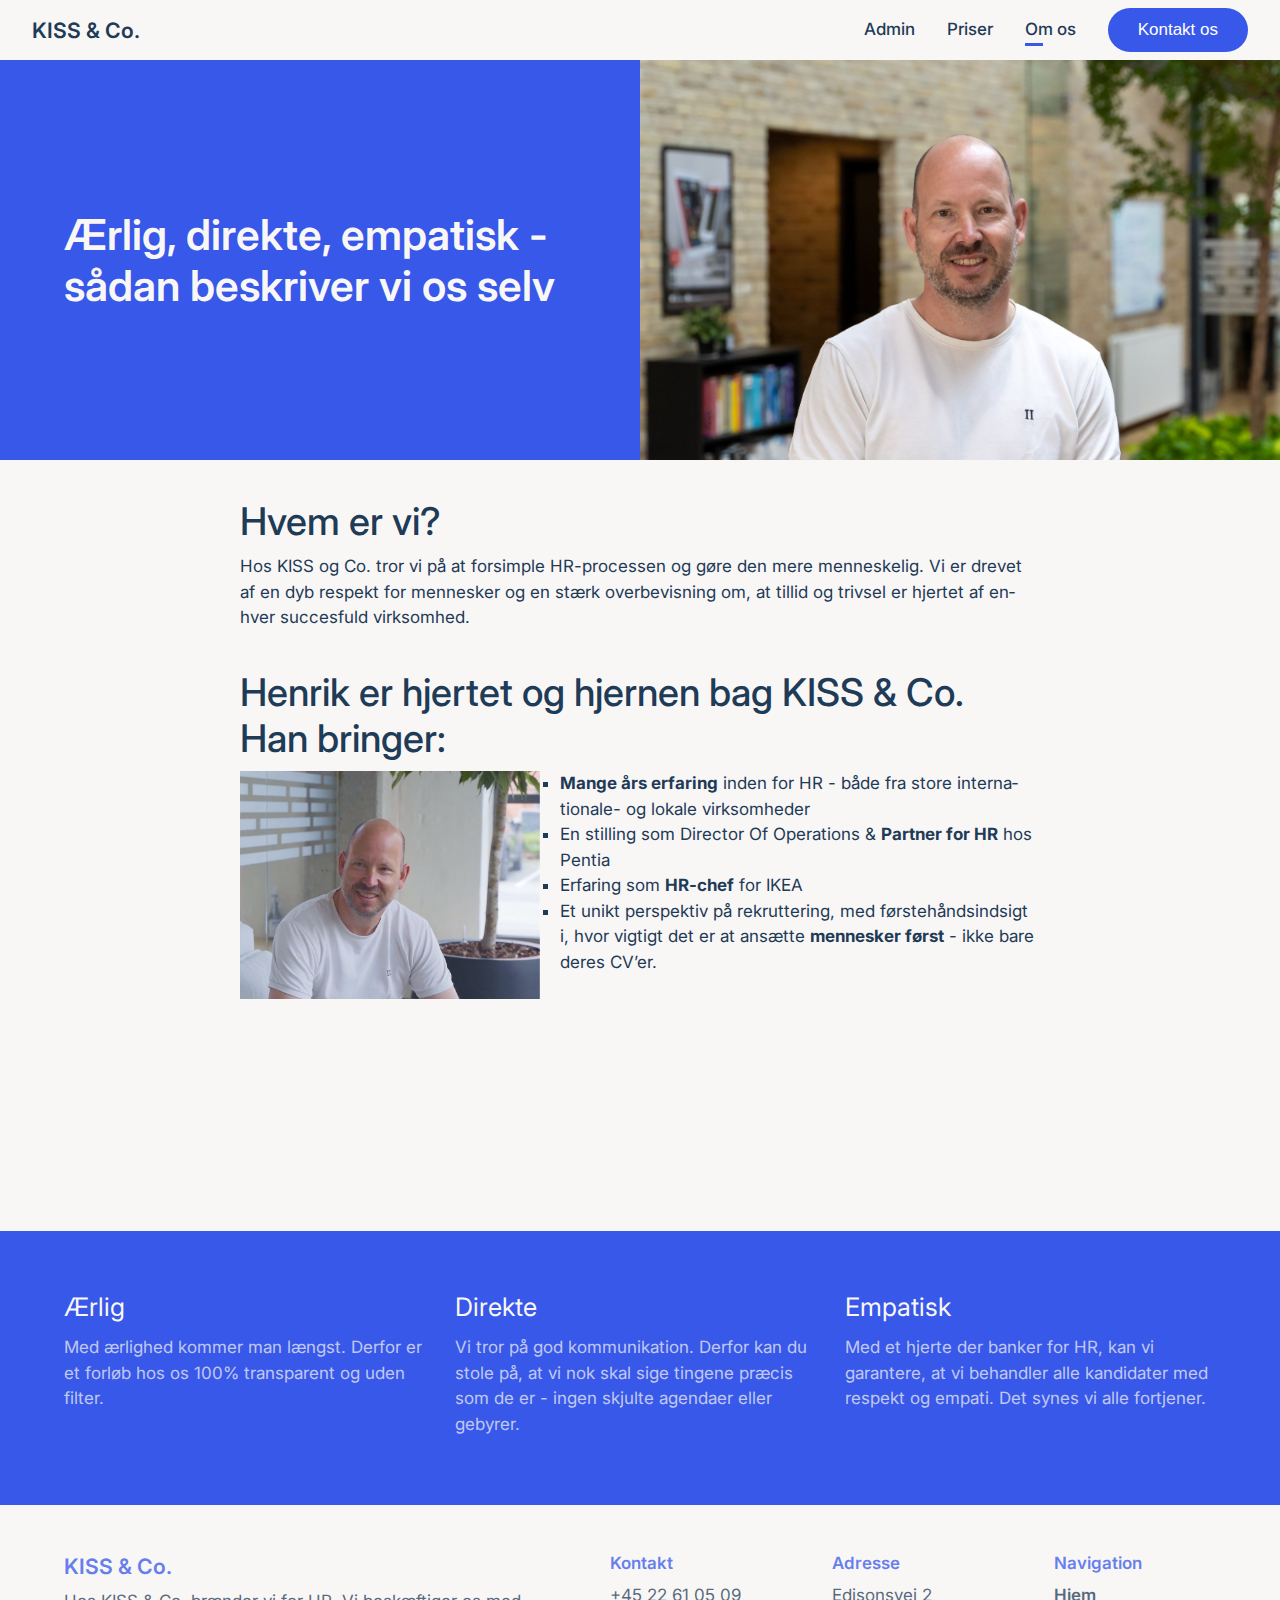
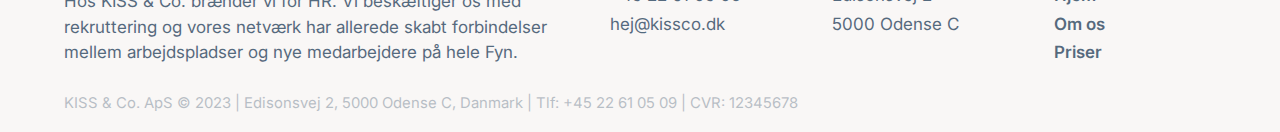
<file: om-os.html>
<!DOCTYPE html>
<html lang="en">

<head>
    <meta charset="UTF-8">
    <meta http-equiv="X-UA-Compatible" content="IE=edge">
    <meta name="viewport" content="width=device-width, initial-scale=1.0">
    <title>KISS & Co. - Lær os at kende</title>
    <meta name="description" content="Lær mere om KISS & Co., eksperter i effektiv rekruttering. Vi arbejder med en fair pr. time-model, så du kun betaler for den tid vi bruger på at finde dit perfekte match.">


    <!-- !!!OBS MANGLER DESCRIPTION! -->
    <meta name="description" content="">
    <link rel="icon" type="image/x-icon" href="/img/fav.png">

    <!-- CSS -->
    <link rel="stylesheet" href="css/style.css">
    <link rel="stylesheet" href="css/calendly.css">
    <link rel="stylesheet" href="css/transition.css">

    <!-- JavaScript -->
    <script src="./js/price.js" defer></script>
    <script src="js/nav.js" defer></script>
    <script src="js/hero-cta.js" defer></script>
    <script src="js/bottom-contact.js" defer></script>
    <script src="js/transition.js" defer></script>
    <script src="js/contactform.js" defer></script>
</head>

<body>
    <!-- Transition overlay -->
    <div class="transition-element is-transitioning"></div>

    <!-- Kontakt form pop up -->
    <section>
        <div class="popup-container">
            <div class="popup-box">
                    <div class="close-btn">&times;</div>
                    <div class="popup-text">
                        <h3>Har du spørgsmål, eller vil du bare sige hej?</h3>
                        <p class="faded">Uanset hvad ser vi frem til at høre fra dig!</p>
                        <ul>
                            <li>
                                <img src="/img/icons/mail.svg" alt="E-mail" class="icon">
                                <a href="mailto:hej@kissco.dk" class="contact-mail">hej@kissco.dk</a>
                            </li> 
                            <li>
                                <img src="/img/icons/phone.svg" alt="Telefonnummer" class="icon">
                                <span>22 61 05 09</span>
                            </li>
                            <li>
                                <img src="/img/icons/pin.svg" alt="Adresse" class="icon">
                                <a href="https://www.google.com/maps/place/Edisonsvej+2,+5000+Odense/@55.40532,10.3861615,17z/data=!3m1!4b1!4m6!3m5!1s0x464cdffe2871dd35:0xc9e86be16bf7b023!8m2!3d55.40532!4d10.3887364!16s%2Fg%2F11bw3wzmfl?entry=ttu" class="contact-mail">
                                    Edisonvej 2, 5000 Odense C
                                </a>
                            </li> 
                        </ul>
                    </div>
                    <div class="popup-form">
                        <form action="https://formsubmit.co/henner.mattis@gmail.com" method="POST">
                            <div class="form-group">
                                <input type="text" placeholder="Fulde Navn" class="form-control" name="name" required>
                            </div>
                            <div class="form-group">
                                <input type="email" placeholder="Email" class="form-control" name="email" required>
                            </div>
                            <div class="form-group">
                                <textarea name="message" placeholder="Skriv din besked her..." class="form-control" name="message" required></textarea>
                            </div>
                            <button type="submit" class="submit-btn">Send</button>
                        </form>
                    </div>
                </div>
        </div>
    </section>

    <nav></nav>
    <main>
        <!-- Tittel og billede i toppen -->
        <section class="titlebox">
            <div class="container-wide blue omos"> <h2>Ærlig, direkte, empatisk - sådan beskriver vi os selv</h2> </div>
            <img class="overskriftbillede" src="img/henrik2.jpg" alt="Portræt af Henrik">
        </section>

        <!-- Tekst afsnit -->
        <section>
            <div class="container">
                <div class="blog">
                    <div class="intersection">
                        <h3>Hvem er vi?</h3>
                        <p>Hos KISS og Co. tror vi på at forsimple HR-processen og gøre den mere menneskelig. Vi er drevet af en dyb respekt for mennesker og en stærk overbevisning om, at tillid og trivsel er hjertet af enhver succesfuld virksomhed.
                        </p>
                    </div>
                    <div class="intersection">
                        <h3>Henrik er hjertet og hjernen bag 
                            KISS & Co. Han bringer:</h3>
                        <img src="img/henrik1.jpg" alt="Billede af Henrik" class="float-left" style="max-width: 300px;">
                        <div>
                            <ul>
                                <li class="mb-0"><strong>Mange års erfaring</strong> inden for HR - både fra store internationale- og lokale virksomheder</li>
                                <li class="mb-0">En stilling som Director Of Operations & <strong>Partner for HR</strong> hos Pentia</li>
                                <li class="mb-0">Erfaring som <strong>HR-chef</strong> for IKEA</li>
                                <li class="mb-0">Et unikt perspektiv på rekruttering, med førstehåndsindsigt i, hvor vigtigt det er at ansætte <strong>mennesker først</strong> - ikke bare deres CV’er.</li>
                            </ul>
                        </div>
                    </div>
                    <div class="intersection">
                        <h3>Det handler om det rette match</h3>
                        <img src="img/match-illu.svg" alt="Matchende puslespilsbrikker" class="float-right" style="max-height: 150px; ">
                        <p class="mb-3">Vi har skabt KISS og Co. med en vision om at gøre en reel forskel for trivslen på arbejdspladsen. Vi ser succes, når vi forbinder de rigtige mennesker, og vi ser dem blomstre i deres nye roller. Vi er stolte af at være en lokal aktør med hjertet på rette sted. </p>
                    </div>
                </div>
            </div>
        </section>

        <!-- Vores værdier afsnit -->
        <section >
            <div class="blue value">
                <div class="container">
                    <div class="valuebox">
                        <div>
                            <h4 class="mb-0 mt-2">Ærlig</h4>
                            <p class="faded">Med ærlighed kommer man længst. Derfor er et forløb hos os 100% transparent og uden filter.</p>
                        </div>
                        <div>
                            <h4 class="mb-0 mt-2">Direkte</h4>
                            <p class="faded">Vi tror på god kommunikation. Derfor kan du stole på, at vi nok skal sige tingene præcis som de er - ingen skjulte agendaer eller gebyrer.</p>
                        </div>
                        <div>
                            <h4 class="mb-0 mt-2">Empatisk</h4>
                            <p class="faded">Med et hjerte der banker for HR, kan vi garantere, at vi behandler alle kandidater med respekt og empati. Det synes vi alle fortjener.</p>
                        </div>
                    </div>
                </div>
            </div>
        </section>
    </main>

    <!-- Footer -->
    <footer class="container">
        <div class="footer-grid">
            <div id="about">
                <h4 class="mb-1">KISS & Co.</h4>
                <p>Hos KISS & Co. brænder vi for HR. Vi beskæftiger os med rekruttering og vores netværk har allerede skabt forbindelser mellem arbejdspladser og nye medarbejdere på hele Fyn.</p>
            </div>
            
            <div id="contact">
                <h5 class="mb-1">Kontakt</h5>
                <p class="mb-0">+45 22 61 05 09</p>
                <p><a href="mailto:hej@kissco.dk" class="no-transition" style="font-weight: 400;">hej@kissco.dk</a></p>
            </div>
            
            <div id="adresse">
                <h5 class="mb-1">Adresse</h5>
                <p class="mb-0">Edisonsvej 2</p>
                <p class="mb-0">5000 Odense C</p>
            </div>
            
            <div id="navigation">
                <h5 class="mb-1">Navigation</h5>
                <p class="mb-0"><a href="index.html">Hjem</a></p>
                <p class="mb-0"><a href="om-os.html">Om os</a></p>
                <p class="mb-0"><a href="price.html">Priser</a></p>
            </div>
        </div>
        <div id="copyright">KISS & Co. ApS © 2023 | Edisonsvej 2, 5000 Odense C, Danmark | Tlf: +45 22 61 05 09 | CVR: 12345678</div>
    </footer>

    <!-- Calendly badge widget begin -->
<script src="https://assets.calendly.com/assets/external/widget.js" type="text/javascript" async></script>
<script type="text/javascript">window.onload = function() { Calendly.initBadgeWidget({ url: 'https://calendly.com/d/y5s-92w-t24/30min?primary_color=3758e9', text: 'Book uforpligtende møde', color: '#e75f35', textColor: '#F9F7F6', branding: undefined }); }</script>
<!-- Calendly badge widget end -->
</body>

</html>
</file>
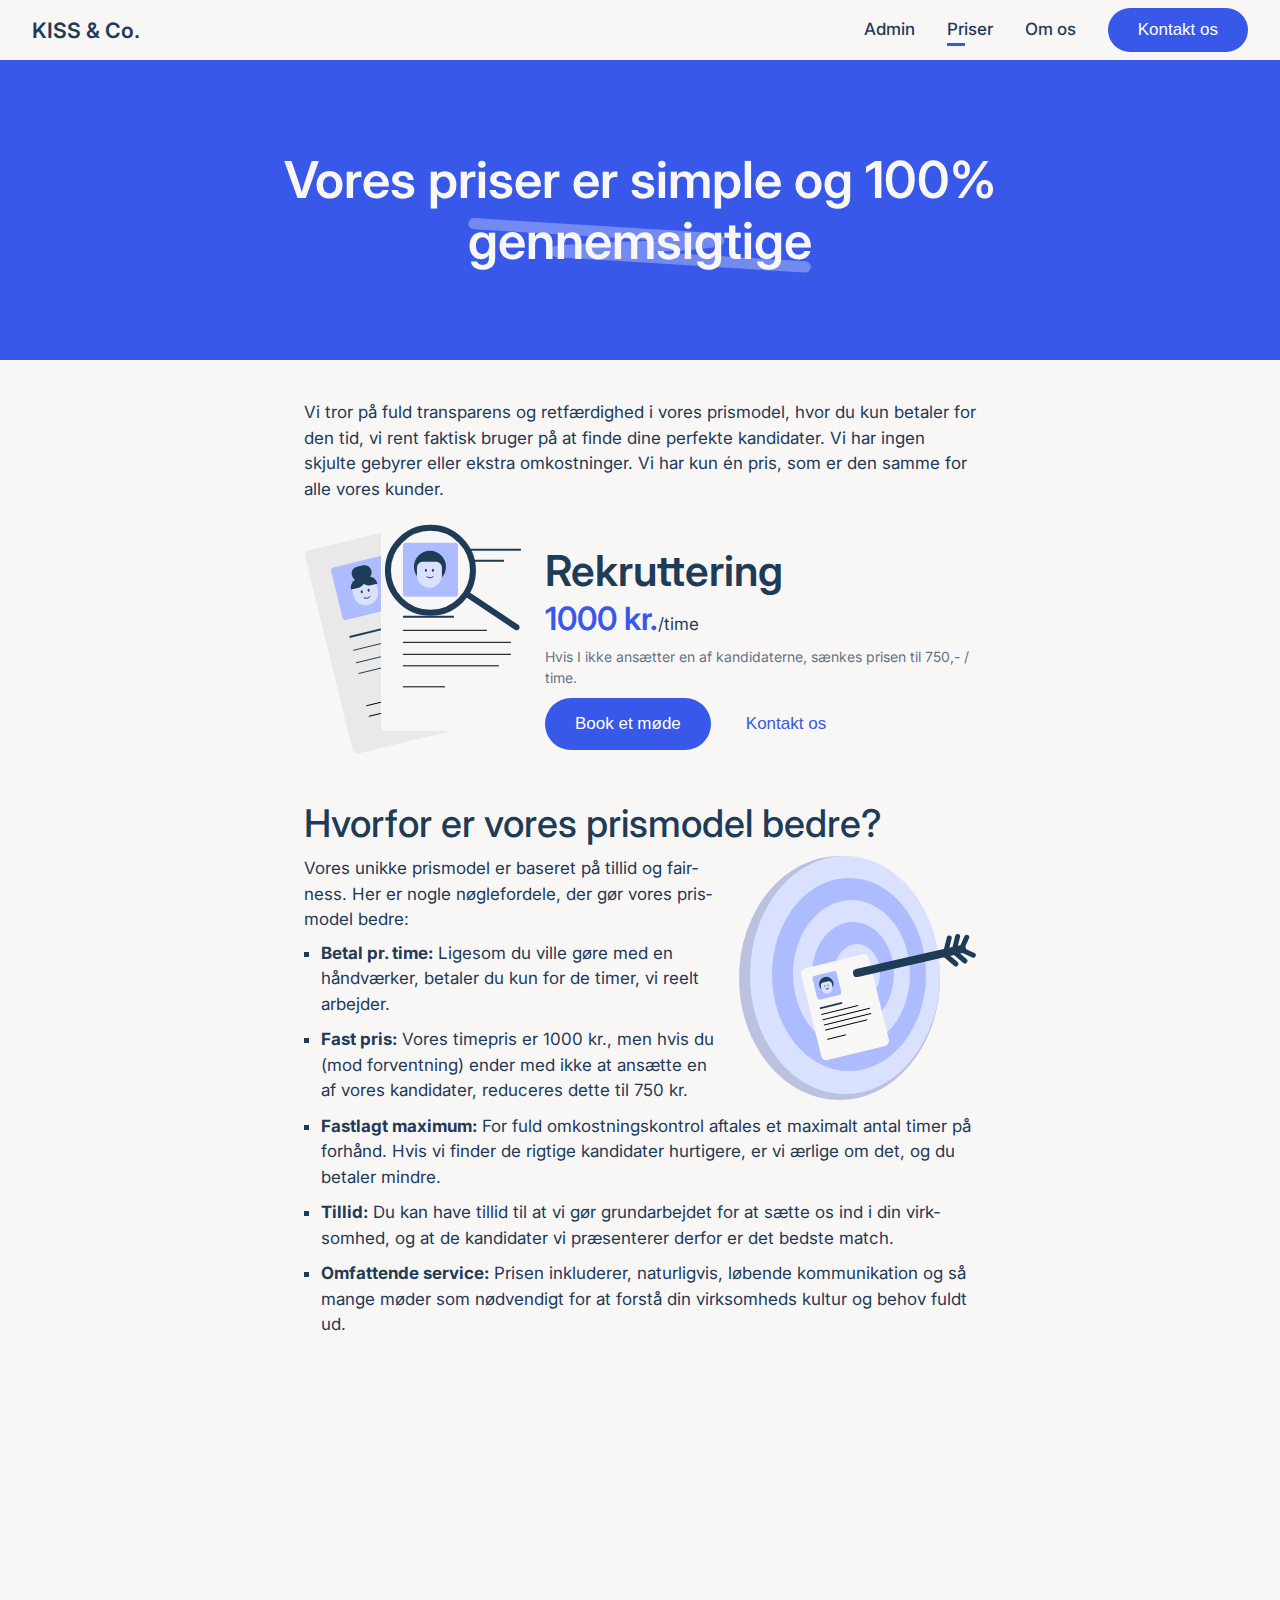
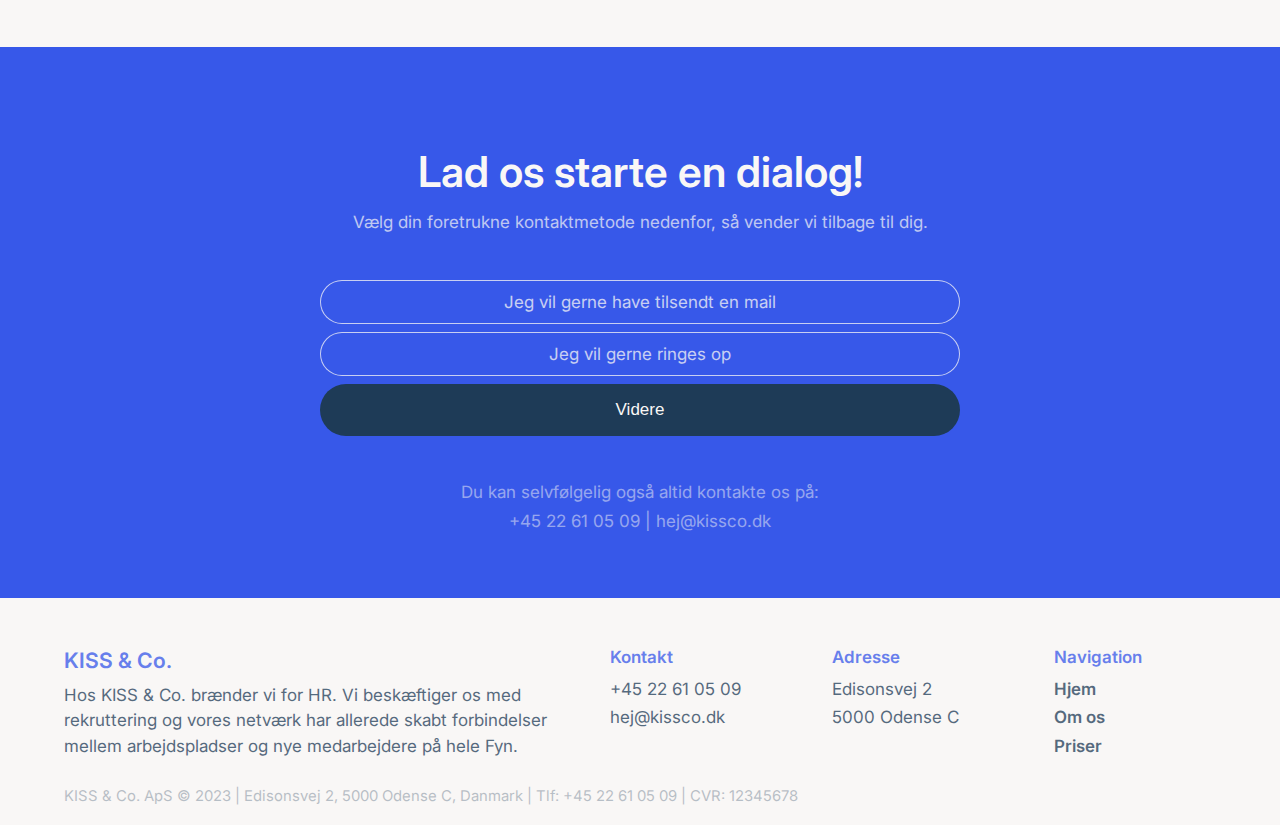
<file: price.html>
<!DOCTYPE html>
<html lang="en">

<head>
    <meta charset="UTF-8">
    <meta http-equiv="X-UA-Compatible" content="IE=edge">
    <meta name="viewport" content="width=device-width, initial-scale=1.0">
    <title>KISS & Co. - Priser på rekruttering</title>
    <meta name="description" content="Spar på rekrutteringsomkostningerne med KISS & Co.'s fair pr. time-model. Betal kun for den tid vi bruger på at finde dit match.">
    <link rel="icon" type="image/x-icon" href="/img/fav.png">

    <!-- CSS -->
    <link rel="stylesheet" href="css/style.css">
    <link rel="stylesheet" href="css/calendly.css">
    <link rel="stylesheet" href="css/transition.css">

    <!-- JavaScript -->
    <script src="./js/price.js" defer></script>
    <script src="js/nav.js" defer></script>
    <script src="js/hero-cta.js" defer></script>
    <script src="js/bottom-contact.js" defer></script>
    <script src="js/transition.js" defer></script>
    <script src="js/contactform.js" defer></script>
</head>

<body>
    <!-- Transition overlay -->
    <div class="transition-element is-transitioning"></div>

    <!-- Kontakt form pop up -->
    <section>
        <div class="popup-container">
            <div class="popup-box">
                    <div class="close-btn">&times;</div>
                    <div class="popup-text">
                        <h3>Har du spørgsmål, eller vil du bare sige hej?</h3>
                        <p class="faded">Uanset hvad ser vi frem til at høre fra dig!</p>
                        <ul>
                            <li>
                                <img src="/img/icons/mail.svg" alt="E-mail" class="icon">
                                <a href="mailto:hej@kissco.dk" class="contact-mail">hej@kissco.dk</a>
                            </li> 
                            <li>
                                <img src="/img/icons/phone.svg" alt="Telefonnummer" class="icon">
                                <span>22 61 05 09</span>
                            </li>
                            <li>
                                <img src="/img/icons/pin.svg" alt="Adresse" class="icon">
                                <a href="https://www.google.com/maps/place/Edisonsvej+2,+5000+Odense/@55.40532,10.3861615,17z/data=!3m1!4b1!4m6!3m5!1s0x464cdffe2871dd35:0xc9e86be16bf7b023!8m2!3d55.40532!4d10.3887364!16s%2Fg%2F11bw3wzmfl?entry=ttu" class="contact-mail">
                                    Edisonvej 2, 5000 Odense C
                                </a>
                            </li> 
                        </ul>
                    </div>
                    <div class="popup-form">
                        <form action="https://formsubmit.co/henner.mattis@gmail.com" method="POST">
                            <div class="form-group">
                                <input type="text" placeholder="Fulde Navn" class="form-control" name="name" required>
                            </div>
                            <div class="form-group">
                                <input type="email" placeholder="Email" class="form-control" name="email" required>
                            </div>
                            <div class="form-group">
                                <textarea name="message" placeholder="Skriv din besked her..." class="form-control" name="message" required></textarea>
                            </div>
                            <button type="submit" class="submit-btn">Send</button>
                        </form>
                    </div>
                </div>
        </div>
    </section>

    <nav></nav>

    <!-- Tekstafsnit -->
    <main>
        <section class="container-wide blue quote pris">
            <div class="content">
                <h1>Vores priser er simple og 100% <mark class="white">gennemsigtige</mark></h1>
            </div>
        </section>
        <div class="wrapper">
            <section class="container rekruttering">
                <div class="section-content intersection slide-in">
                    <p>Vi tror på fuld transparens og retfærdighed i vores prismodel, hvor du kun betaler for den tid,
                        vi rent faktisk bruger på at finde dine perfekte kandidater. Vi har ingen skjulte gebyrer eller
                        ekstra omkostninger. Vi har kun én pris, som er den samme for alle vores kunder.</p>
                    <div class="content flex">
                        <img src="img/pris-illu.svg" alt="rekruttering illustration">
                        <div class="content rekruttering">
                            <h2 class="rekh2">Rekruttering</h2>
                            <p class="rekp"><span>1000 kr.</span>/time</p>
                            <p class="faded" style="font-size: 14px;">Hvis I ikke ansætter en af kandidaterne, sænkes
                                prisen til 750,- / time.</p>
                            <div class="cta-container">
                                <button class="cta-book" onclick="Calendly.initPopupWidget({url:'https://calendly.com/d/y5s-92w-t24/30min'});return false;">
                                    Book et møde
                                </button>
                                <button class="ghost" onclick="openFormFunction()">Kontakt os</button>
                            </div>

                        </div>
                    </div>
                </div>

                <div class="section-content intersection">
                    <h3 class="rekh3">Hvorfor er vores prismodel bedre?</h3>
                    <img src="img/pris-illu2.svg" alt="Illustration af ansøgning på skydeskive" class="float-right half-picture">
                    <div>
                        <p>Vores unikke prismodel er baseret på tillid og fairness. Her er nogle nøglefordele, der gør
                            vores prismodel bedre:</p>
                        <ul>
                            <li><strong>Betal pr. time:</strong> Ligesom du ville gøre med en håndværker, betaler du kun
                                for de timer, vi reelt arbejder.</li>
                            <li><strong>Fast pris:</strong> Vores timepris er 1000 kr., men hvis du (mod forventning)
                                ender med ikke at ansætte en af vores kandidater, reduceres dette til 750 kr.</li>
                            <li><strong>Fastlagt maximum:</strong> For fuld omkostningskontrol aftales et maximalt antal
                                timer på forhånd. Hvis vi finder de rigtige kandidater hurtigere, er vi ærlige om det,
                                og du betaler mindre.</li>
                            <li><strong>Tillid:</strong> Du kan have tillid til at vi gør grundarbejdet for at sætte os
                                ind i din virksomhed, og at de kandidater vi præsenterer derfor er det bedste match.
                            </li>
                            <li><strong>Omfattende service:</strong> Prisen inkluderer, naturligvis, løbende
                                kommunikation og så mange møder som nødvendigt for at forstå din virksomheds kultur og
                                behov fuldt ud.</li>
                        </ul>
                    </div>
                </div>
                <div class="section-content intersection">
                    <h3>Vi ved, at rekruttering kan være en udfordring, men...</h3>
                    <div>
                        <p>Hos KISS & Co. ønsker vi at gøre processen så enkel og stressfri som muligt for dig. Vores
                            prismodel er designet til at give dig tryghed og tillid, idet du ved, at du kun betaler for
                            vores faktiske arbejdstid. Prøv vores unikke tilgang til rekruttering, og oplev, hvordan vi
                            kan skabe værdi for din virksomhed. Vær tryg ved at vi gør vores ypperste for at finde det
                            perfekte match til din virksomhed.</p>
                    </div>
                </div>
            </section>
        </div>

        <section class="container-wide blue contact">
            <h2 class="pre-slide-up">Lad os starte en dialog!</h2>
            <p class="faded mb-3 pre-slide-up">Vælg din foretrukne kontaktmetode nedenfor, så vender vi tilbage til dig. </p>
            <!-- Side 1 -->
            <div id="formPage1" class="pre-slide-up">
                <form>
                    <input type="radio" id="option1" name="option" value="option1">
                    <label for="option1">Jeg vil gerne have tilsendt en mail</label>
    
    
                    <input type="radio" id="option2" name="option" value="option2">
                    <label for="option2">Jeg vil gerne ringes op</label>
    
    
                    <button type="button" onclick="switchPage()">Videre</button>
                </form>
            </div>
    
            <!-- Side 2 -->
            <div id="formPage2" style="display: none;">
                <form action="https://formsubmit.co/henner.mattis@gmail.com" method="POST">
                    <input type="text" name="name" placeholder="Navn" required>
                    <input type="email" name="email" placeholder="E-mail" required>
                    <input type="submit" value="Send">
                </form>
                <button type="button" onclick="switchBack()">Tilbage</button>
            </div>
            
            <!-- Side 3 -->
            <div id="formPage3" style="display: none;">
                <form action="https://formsubmit.co/henner.mattis@gmail.com" method="POST">
                    <input type="text" name="name" placeholder="Navn" required>
                    <input type="number" name="phone" placeholder="Telefonnummer" required>
                    <input type="submit" value="Send">
                </form>
                <button type="button" onclick="switchBack()">Tilbage</button>
            </div>
    
            <div class="faded pre-slide-up">
            <p class="mb-0 mt-3 faded">Du kan selvfølgelig også altid kontakte os på:</p>
                <p class="mb-0 faded">+45 22 61 05 09 | 
                    <a href="mailto:hej@kissco.dk" class="no-transition" style="font-weight: 400; line-height: 1.5;">hej@kissco.dk</a>
                </p> 
            </div>
        </section>

    </main>

    <!-- Footer -->
    <footer class="container">
        <div class="footer-grid">
            <div id="about">
                <h4 class="mb-1">KISS & Co.</h4>
                <p>Hos KISS & Co. brænder vi for HR. Vi beskæftiger os med rekruttering og vores netværk har allerede
                    skabt forbindelser mellem arbejdspladser og nye medarbejdere på hele Fyn.</p>
            </div>

            <div id="contact">
                <h5 class="mb-1">Kontakt</h5>
                <p class="mb-0">+45 22 61 05 09</p>
                <p><a href="mailto:hej@kissco.dk" style="font-weight: 400;">hej@kissco.dk</a></p>
            </div>

            <div id="adresse">
                <h5 class="mb-1">Adresse</h5>
                <p class="mb-0">Edisonsvej 2</p>
                <p class="mb-0">5000 Odense C</p>
            </div>

            <div id="navigation">
                <h5 class="mb-1">Navigation</h5>
                <p class="mb-0"><a href="index.html">Hjem</a></p>
                <p class="mb-0"><a href="om-os.html">Om os</a></p>
                <p class="mb-0"><a href="price.html">Priser</a></p>
            </div>
        </div>
        <div id="copyright">KISS & Co. ApS © 2023 | Edisonsvej 2, 5000 Odense C, Danmark | Tlf: +45 22 61 05 09 | CVR:
            12345678</div>
    </footer>

    <!-- Calendly badge widget begin -->
<script src="https://assets.calendly.com/assets/external/widget.js" type="text/javascript" async></script>
<script type="text/javascript">window.onload = function() { Calendly.initBadgeWidget({ url: 'https://calendly.com/d/y5s-92w-t24/30min?primary_color=3758e9', text: 'Book uforpligtende møde', color: '#e75f35', textColor: '#F9F7F6', branding: undefined }); }</script>
<!-- Calendly badge widget end -->

</body>

</html>
</file>
<file: css/style.css>
/* Import Inter font*/
@import url('https://fonts.googleapis.com/css2?family=Inter:wght@100;200;300;400;500;600;700;800;900&display=swap');

:root {
    /* Colors */
    --clr-primary: #3758E9;
    --clr-secondary: #ABBBFF;
    --clr-background: #F9F7F6;
    --clr-cta: #e75f35;
    --clr-text: #1E3B57;

    /* Margins */
    --margin: 64px;
    --nav-margin: 32px;

    /* Andet */
    --border-radius: 400px;
    --border-radius-box: 20px;
    --border-radius-gallery: 40px;
    --max-width: 1440px;
}

/* ********************** | HTML RESET | ********************** */
/* ********************** | HTML RESET | ********************** */
html,
body {
    margin: 0;
    padding: 0;
    font-family: 'Inter', system-ui, sans-serif;
    font-size: 17px;
    color: var(--clr-text);
}
body {
    background-color: var(--clr-background);
}
img{
    block-size: auto;
}



/* Typography */
h1 {
    font-weight: 600;
    font-size: 3em;
}

h2 {
    font-weight: 600;
    font-size: 2.5em;
    margin-bottom: 10px;
}

h3 {
    font-weight: 500;
    font-size: 2.25em;
    margin-bottom: 10px;
}
h4 {
    font-weight: 600;
    font-size: 1.25em;
    color: var(--clr-primary);
    margin-bottom: .75em;
}
h5 {
    font-weight: 600;
    font-size: 1em;
    color: var(--clr-primary);
}
p {
    margin: 3px 0 8px;
    line-height: 1.5em;
}
ul {
    line-height: 1.5em;
    list-style: square;
    padding-left: 1em;
    margin-top: 0;
}
li {
    margin-bottom: 10px;
}

a {
    text-decoration: none;
    color: var(--clr-text);
    font-weight: 600;
    transition: opacity .25s ease-in-out;
}
a:hover {
    opacity: .5;
}
.subline{
    font-weight: 400;
    font-size: 1.75em;
}
mark {
    background-color: transparent;
    color: var(--clr-text);
    background-image: url(../img/mark.svg);
    background-repeat: no-repeat;
    background-size: contain;
    background-position: center;
    padding-bottom: 25px;
    padding-top: 15px;
}
.subtext{
    font-size: 1.25em;
    opacity: .7;
}

/* Utility classes */
.faded {
    opacity: .7;
}
.mt-0{
    margin-top: 0;
}
.mt-1{
    margin-top: 10px;
}
.mt-2{
    margin-top: 30px;
}
.mt-3{
    margin-top: 40px;
}
.mb-0{
    margin-bottom: 0;
}
.mb-1{
    margin-bottom: 10px;
}
.mb-2{
    margin-bottom: 30px;
}
.mb-3{
    margin-bottom: 40px;
}
.half-picture{
    max-inline-size: 50%;
}

/* ********************** | CONTAINERS | ********************** */
/* ********************** | CONTAINERS | ********************** */
.container {
    margin-left: var(--margin);
    margin-right: var(--margin);
}
.container-wide {
    padding-left: var(--margin);
    padding-right: var(--margin);
}

@media only screen and (min-width: 2000px) {
    .container {
        width: 1920px;
        margin-left: auto;
        margin-right: auto;
    }
}



section.blue {
    background-color: var(--clr-primary);
    color: var(--clr-background);
}

section.blue a {
    color: var(--clr-background);
}

button,
.cta-btn,
input[type="submit"] {
    padding: 16px 30px;
    line-height: 1.2em;
    border: none;
    font-size: 1em;
    font-weight: 500;
    border-radius: var(--border-radius);
    background: var(--clr-primary);
    color: #fff;
    cursor: pointer;
    transition: color .25s ease-in-out, background-color .25s ease-in-out;
}
button:hover, .cta-btn:hover, input[type="submit"]:hover, button[type="button"]:hover {
    background: var(--clr-secondary);
    color: var(--clr-primary);
}
.cta-book a {
    font-weight: 400;
    color: var(--clr-background);
}

/* ********************** | PRELOADER | ********************** */
/* ********************** | PRELOADER | ********************** */
#preloader {
    position: fixed;
    top: 0;
    left: 0;
    width: 100%;
    height: 100%;
    background-color: var(--clr-primary);
    z-index: 9999;
    transition: transform 1s, opacity 1s;
    transform: translateY(0);
    opacity: 1;
    display: flex;
    align-items: center;
    justify-content: center;
  }

#lottie-container {
    width: 40%;
    height: auto;
}
  
#preloader-content {
    display: none;
}


/* ********************** | NAVBAR | ********************** */
/* ********************** | NAVBAR | ********************** */
nav {
    position: fixed;
    top: 0;
    left: 0;
    width: 100%;
    height: 60px;
    display: flex;
    align-items: center;
    justify-content: flex-end;
    padding-right: 20px;
    z-index: 1;
    background-color: var(--clr-background);
    z-index: 1000;
}

.open-menu-icon {
    display: none;
}

.nav-item-container{
    display: flex;
    align-items: center;
}

.nav-marg {
    width: var(--nav-margin);
}

nav a,
nav a:visited {
    text-decoration: none;
    color: var(--clr-text);
    font-weight: 600;
}

nav ul li {
    margin-right: var(--nav-margin);
    margin-bottom: 0;
}

nav ul li a.active::after {
    content: "";
    display: block;
    position: absolute;
    width: 18px;
    height: 3px;
    background-color: var(--clr-primary);
}

nav ul li a {
    font-weight: 500;
}

nav ul li:nth-last-of-type(2) {
    margin-right: 0;
}

.logo {
    margin-left: var(--nav-margin);
    margin-right: auto;
    text-decoration: none;
    font-weight: 600;
    font-size: 1.25em;
}

.logo:visited {
    color: var(--clr-text);
}

nav ul {
    display: flex;
    padding: 0;
    margin: 0;
    list-style: none;
    align-items: center;
}

/* ********************** | HERO | ********************** */
/* ********************** | HERO | ********************** */
.hero {
    height: 70vh;
    display: flex;
    flex-direction: column;
    justify-content: center;
    align-items: center;
    position: relative;
}

.hero h1 {
    max-width: 75%;
    text-align: center;
}

/* ********************** | VIDEO SECTION | ********************** */
/* ********************** | VIDEO SECTION | ********************** */
video {
    position: absolute;
    width: 100%;
    min-width: 1000px;
    overflow: hidden;
    opacity: .2;
    z-index: 0;
}

.bg-video-container {
    position: relative;
    display: flex;
    align-items: center;
    height: 90vh;
    overflow: hidden;
}

.bg-video-container .content {
    position: relative;
    z-index: 1;
    display: flex;
}

.bg-video-container .content .text {
    max-width: 40%;
}

.btn-play {
    align-self: center;
    aspect-ratio: 1 / 1;
    border: none;
    background-color: var(--clr-primary);
    position: absolute;
    z-index: 10;
    transform: translateX(calc(50vw - 50%));
    width: 100px;
    border-radius: 100%;
}

.mobile-play{
    display: none;
}


/* ********************** | Quote | ********************** */
/* ********************** | Quote | ********************** */
.quote {
    min-height: 300px;
    display: flex;
    align-items: center;
    text-align: center;
    justify-content: center;
}

.quote .content {
    width: 75%;
}

.quote .content a {
    line-height: 4em;
}

/* ********************** | CASES | ********************** */
/* ********************** | CASES | ********************** */
section.cases {
    display: grid;
    grid-template-columns: repeat(3, 1fr);
    padding: var(--margin) 0;
    align-items: center;
    gap: 20px;
}

section.cases h2 {
    grid-column: 1;
}

blockquote {
    margin: 0;
}

.gallery {
    grid-column: 2 / 4;
    position: relative;
    overflow: hidden;

}

#gallery {
    max-width: calc(100vw - 40px);
    display: flex;
    gap: 10px;
    transition: transform 0.5s ease-out;
    justify-content: end;

}

.gallery-img {
    overflow: hidden;
    position: relative;
    max-width: 8%;
    min-width: 50px;
    opacity: 0.5;
    transition: opacity 0.5s ease-out, width 0.5s ease-out;
    border-radius: calc(var(--border-radius) * 2);
    max-height: 400px;
}

.gallery-img .content {
    position: absolute;
    bottom: 0;
    padding-left: 5%;
    padding-bottom: 8%;
    padding-top: 50%;
    color: var(--clr-background);
    background: linear-gradient(transparent, rgba(0, 0, 0, 0.8));
    z-index: 9;
    display: none;
}
.gallery-img .content a {
    color: var(--clr-background);
    line-height: 2.25em;
}
.gallery-img.active .content {
    display: block;
}


.active {
    opacity: 1;
    min-width: unset;
    max-width: fit-content;
    border-radius: var(--border-radius-gallery);
}

.active img {
    width: 100%;
    height: 100%;
    object-fit: cover;
}

.active .progress-bar {
    display: block;
}

.progress-bar {
    display: none;
    position: absolute;
    bottom: 5%;
    left: 5%;
    height: 5px;
    background: #ffffff;
    box-shadow: 0px 0px 15px rgba(0, 0, 0, 0.2);
    border-radius: 10px;
    width: 0;
    z-index: 10;
}



/* ********************** | KONTAKT | ********************** */
/* ********************** | KONTAKT | ********************** */
form {
    display: flex;
    flex-direction: column;
}

.contact {
    display: flex;
    flex-direction: column;
    align-items: center;
    padding-top: 64px;
    padding-bottom: 64px;
    text-align: center;
}

.contact form {
    width: 50vw;
}

.contact form input[type="radio"] {
    display: none;
}

.contact form label {
    box-shadow: 0px 0px 0px 1px var(--clr-background) inset;
    opacity: .75;
    border-radius: var(--border-radius);
    margin: 4px 0px;
    padding: 12px;
    text-align: center;
    cursor: pointer;
    transition: opacity .1s ease-in-out;
}
.contact form label:hover {
    opacity: 1;
}

input[type="radio"]:checked+label {
    box-shadow: 0px 0px 0px 2px var(--clr-background) inset;
    font-weight: bold;
    opacity: 1;
}

.contact form button,
input[type="submit"] {
    background: var(--clr-text);
    color: var(--clr-background);
    font-size: 1em;
    margin: 4px 0px;
}

/* Side 2 + 3 */
#formPage2 form input,
#formPage3 form input {
    display: block;
    width: 100%;
    border: none;
    width: 100%;
    box-sizing: border-box;
    font-size: 1em;
    padding: 10px;
    border-radius: var(--border-radius);
    margin: 4px 0px;
}

#formPage2 form label {
    box-shadow: none;
    padding: 0;
    opacity: 1;
}

::placeholder{
    opacity: .4;
    font-size: .875em;
}


/* ********************** | FOOTER | ********************** */
/* ********************** | FOOTER | ********************** */
.footer-grid {
    display: grid;
    grid-template-columns: 3fr 1fr 1fr 1fr;
    gap: 60px;
    margin-bottom: 20px;
}

footer {
    padding: 20px 0;
    opacity: .75;
}


/* ********************** | KONTAKT POP UP | ********************** */
/* ********************** | KONTAKT POP UP | ********************** */
/* Contact form pop up */
.popup-container, .video-overlay{
    display: flex;
    align-items: center;
    justify-content: center;
    position: fixed;
    left: 0;
    top: 0;
    bottom: 0;
    right: 0;
    z-index: 1099;
    background-color:rgba(31,31,31,.4);
    visibility: hidden;
    opacity: 0;
    transition: all 1s ease;
}

.popup-container ul{
    padding-left: 0;
    opacity: .6;
}

.popup-container.show, .video-overlay.show{
    visibility: visible;
    opacity: 1;
}

.video-overlay video{
    position: relative;
    z-index: 1100;
    opacity: 1;
    max-width: 80dvw;
}

.popup-box{
    background-color: var(--clr-primary);
    max-width: 70%;
    display: flex;
    align-items: center;
    gap: 30px;
    padding: 40px 20px;
    border-radius: 14px;
    position: relative;
    overflow-y: scroll;
    max-height: 100vh;
}

.popup-box h3{
    margin: 0 0 10px 0;
}

.popup-text{
    max-width: 50%;
    color: var(--clr-background);
}

.popup-text li{
    list-style: none;
    margin-bottom: 1em;
    margin-top: 20px;
}

.popup-container .popup-box .popup-text li i{
    margin-right: .5em;
}

.popup-container .popup-box .popup-form{
    flex: 50%;
}

.contact-mail{
    color: var(--clr-background);
    font-weight: 400;
}

.form-control{
    margin-bottom: 15px;
    padding: 10px;
    width: 100%;
    font-size: 1em;
    border: none;
    border-radius: 10px;
}

.popup-container .popup-box .popup-form textarea{
    resize: none;
    height: clamp(100px, 15vh, 200px);
    border-radius: 10px;
}

input, textarea{
    font-family: inherit;
    box-sizing: border-box;
}

.popup-container .popup-box .popup-form .submit-btn{
    background-color: var(--clr-text);
    margin-bottom: 15px;
    font-size: 1em;
}

.popup-container .popup-box .popup-form .submit-btn:hover{
    background: var(--clr-secondary);
}

.close-btn{
    position: absolute;
    right: 10px;
    top: 0px;
}

.close-btn{
    display: none;
}

#copyright {
    opacity: .4;
    font-size: .875em;
}

/* ********************** | PRICE | ********************** */
/* ********************** | PRICE | ********************** */

section.container-wide.quote.pris {
    margin-top: 60px;
}

.container.rekruttering>p {
    margin: 60px 0;
}

.content.flex {
    display: grid;
    grid-template-columns: 1fr 2fr;
    align-items: center;
    gap: 10px;
}

.rekp>span {
    font-size: 32px;
    color: #3758E9;
    font-weight: 600;
}

.cta-container {
    margin: 10px 0;
}

.ghost {
    background-color: transparent;
    color: #3758E9;
}

.wrapper, .blog {
    max-width: 800px;
    margin: 0 auto;
    hyphens: auto;
}

.section-content {
    margin: 40px 0;
}

.container-wide.blue.kontakt {
    padding: 50px 0;
    text-align: center;
}

.cta-box button {
    display: block;
    max-width: 634px;
    width: 100%;
    margin: 0 auto;
}

.cta-box {
    display: grid;
    gap: 20px;
    margin-top: 50px;
}

.videre {
    background-color: #1E3B57;
}

.intersection {
    transition: opacity 1s ease;
    opacity: 0;
}

.slide-in-left {
    animation: slide-in-left;
    animation-duration: 750ms;
    animation-timing-function: ease-out;
    opacity: 1;
}

.slide-in-right {
    animation: slide-in-right;
    animation-duration: 750ms;
    animation-timing-function: ease-out;
    opacity: 1;
}

mark.white {
    color: #F9F7F6;
    background-image: url("../img/mark-light.svg");
}

.float-right{
    float: right;
    margin-left: 20px;
}
.float-left{
    float: left;
    margin-right: 20px;
}

@keyframes slide-in-left {
    from {
        transform: translateX(-70px);
        opacity: 0;
        filter: blur(2px);
    }

    to {
        transform: translateX(0%);
        opacity: 1;
        filter: blur(0px);
    }
}

@keyframes slide-in-right {
    from {
        transform: translateX(70px);
        opacity: 0;
        filter: blur(2px);
    }

    to {
        transform: translateX(0%);
        opacity: 1;
        filter: blur(0px);
    }
}

/* Slide up */
.slide-up {
    animation: slide-up 1s forwards;
}

@keyframes slide-up {
    0% {
        transform: translateY(clamp(26px, 40%, 60px));
    }
    100% {
        transform: translateY(0);
    }
}



/* ********************** | OM OS | ********************** */
/* ********************** | OM OS | ********************** */
.titlebox h2{
    margin: unset;
}

.prismodel{
    display: flex;
    gap: 25px;
}
.titlebox>.container-wide.blue.omos{
    display: flex;
    justify-content: center;
    align-items: center;
}
.titlebox{
    display: grid;
    grid-template-columns: 1fr 1fr;
    margin-top: 60px;
}
.overskriftbillede{
    width: 100%;
    height: 100%;
    max-height: 400px;
    object-fit: cover;
}

.value{
    margin-top: 60px;
}

.blue.omos{
    min-height: 300px;
    background-color: #3758E9;
    padding: 20px 0;
    color: #F9F7F6;
    padding-left: var(--margin);
    padding-right: var(--margin);
}

.valuebox{
    display: grid;
    grid-template-columns: repeat(3,1fr);
    gap: 20px;
    padding: 20px 0;
}
.valuebox h4{
    color: #F9F7F6;
    font-weight: 400;
    font-size: 1.5em;
    margin-bottom: .5em;
}
.valuebox p{
    color: #F9F7F6;
}

.blue.value{
    padding-top: 40px;
    padding-bottom: 40px;
    background-color: #3758E9;
    padding-top: 10px;
    box-sizing: border-box;
}
.value .container h3{
    color: #F9F7F6;
}

/* ********************** | Admin | ********************** */
/* ********************** | Admin | ********************** */

.adminwrapper{
    padding-right: 64px;
    padding-left: 64px;

}

.adminheader{
    margin-top: 100px;
    text-align: center;
}

.galleryheader{
    margin-bottom: 30px;
}

.casebeskrivelse{
    margin-bottom: 30px;
}
.adminbutton{
    display: flex;
    justify-content: center;
    margin: 30px;
}

#submit{
    width: 60%;
}

#case-container{
    word-wrap: break-word;
}

/* ********************** | LARGE SCREENS | ********************** */
/* ********************** | LARGE SCREENS | ********************** */
@media only screen and (min-width: 700px) {
/* MOVING CTA BUTTON */
.cta-btn {
    position: fixed;
    transform: translateX(calc(-50vw + 50%));
    right: 0;
    z-index: 2;
    margin-left: -136px;
}

.cta-btn.transition {
    transition: top .75s ease-in-out, transform .75s ease-in-out, background-color .25s ease-in-out, margin-left .75s ease-in-out, color .25s ease-in-out, padding .75s ease-in-out, color .25s ease-in-out;
}

.cta-btn.scrolled {
    transform: none;
    position: relative;
    margin-left: var(--nav-margin);
    padding: 12px 30px;
}

.cta-placeholder {
    align-self: start;
    opacity: 0;
}
}



/* ********************** | SMALL SCREENS | ********************** */
/* ********************** | SMALL SCREENS | ********************** */

/* Tablets */
@media only screen and (max-width: 900px) {
    :root {
        --margin: 32px;
    }

    /* Typography */
    h1 {
        font-weight: 600;
        font-size: 2.25em;
    }

    h2 {
        font-weight: 600;
        font-size: 2em;
        margin-bottom: 10px;
    }

    h3 {
        font-weight: 500;
        font-size: 1.5em;
        margin-bottom: 10px;
    }
    .subline{
        font-size: 1.125em;
    }

    /* Kontakt */
    .popup-box {
        flex-direction: column;
        padding: 15px;
    }
    .popup-text{
        max-width: 100%;
        font-size: 15px;
    }
    .popup-container .popup-box .popup-form{
        width: 100%;
        font-size: 15px;
    }
    .close-btn{
        display: block;
        font-size: 2.5em;
        color: var(--clr-secondary);
        cursor: pointer;
    }

    /* Om os underside */
    .valuebox h4{
        font-size: 1.25em;
    }

}


/* Mobile */
@media only screen and (max-width: 700px) {
    :root {
        --margin: 10px;
        --nav-margin: 10px;
    }

    #lottie-container {
        width: 100%;
        height: auto;
    }

    .half-picture{
        max-inline-size: 100%;
    }

    /* NAV */
    nav ul {
        position: absolute;
        top: 0;
        flex-direction: column;
        width: 100dvw;
        padding: 10vh 0;
        background-color: var(--clr-background);
        box-shadow: 0px 0px 25px rgba(0, 0, 0, 0.1);
        transform: translateY(-150%);
        transition: all 200ms ease;
    }
    
    nav ul.open-menu {
        transform: translateY(0%);
    }

    .open-menu-icon {
        display: block;
        font-size: 2em;
        margin-right: var(--nav-margin);
        position: relative;
        z-index: 1000;
    }

    .icon-line {
        display: block;
        width: 32px;
        height: 3px;
        background-color: var(--clr-text);
        margin: 4px 0;
        transition: transform 200ms;
    }

    .icon-line.close{
        transform: rotate(45deg) translateY(4px) scale(75%);
        
    }
    .icon-line:last-of-type.close{
        transform: rotate(-45deg) translateY(-5px) scale(75%);
    }


    nav ul li {
        margin: 20px 0;
    }

    /* HERO */
    .hero h1 {
        max-width: unset;
    }
    .cta-placeholder {
        opacity: 1;
        margin: 0 auto;
    }

    /* VIDEO */
    .bg-video-container .content .text {
        max-width: unset;
    }
    .btn-play{
        display: none;
    }
    .mobile-play{
        display: block;
        font-weight: 600;
        margin-top: 15px;
    }
    .mobile-play-btn{
        font-size: 1em;
        background-color: var(--clr-text);
        color: var(--clr-background);
        padding: 3px 7px;
        border-radius: 100px;
        margin: 0 5px 0 0;
        aspect-ratio: 1/1;
    }
    .video-overlay video{
        max-width: unset;
        max-height: 50dvh;
    }

    /* CASES SECTION */
    #gallery {
        flex-direction: column;
        max-width: 100vw;
    }

    .gallery-img {
        height: 65px;
        width: fit-content;
        max-width: 100%;
    }

    .active {
        height: initial;
    }

    .gallery {
        width: unset;
    }

    section.cases {
        grid-template-columns: 1fr;
        padding: var(--margin) 0;
        align-items: center;
    }

    .gallery {
        grid-column: 1;
    }

    .gallery-img {
        width: 100%;
    }


    /* KONTAKT */
    .contact form {
        width: calc(100vw - 2 * var(--margin));
    }


    /* FOOTER */
    .footer-grid {
        grid-template-columns: 1fr;
        gap: 10px;
    }


    /* Pris-underside */
    .float-right {
        float: none;
        display: block;
        margin-left: 0;
    }
    .float-left {
        float: none;
        display: block;
        margin-right: 0;
    }
    div.content.flex {
        grid-template-columns: 1fr;
        justify-items: center;
    }
    div.content.flex img {
        width: 30%;
        margin-top: 20px;
    }
    .rekh2{
        margin-top: 0;
    }

    /* Om os underside */
    .titlebox{
        grid-template-columns: 1fr;
    }
    .blue.omos{
        min-height: unset;
    }
    .valuebox h4{
        font-size: 1em;
    }
    .valuebox {
        grid-template-columns: 1fr;
        gap: 0px;
    }

}
</file>
<file: css/calendly.css>
.calendly-inline-widget,.calendly-inline-widget *,.calendly-badge-widget,.calendly-badge-widget *,.calendly-overlay,.calendly-overlay *{
    font-size:16px;
    line-height:1.2em
}
.calendly-inline-widget iframe,.calendly-badge-widget iframe,.calendly-overlay iframe{
    display:inline;
    width:100%;
    height:100%
}
.calendly-popup-content{
    position:relative
}
.calendly-popup-content.calendly-mobile{
    -webkit-overflow-scrolling:touch;
    overflow-y:auto
}

.calendly-overlay{
    position:fixed;
    top:0;
    left:0;
    right:0;
    bottom:0;
    overflow:hidden;
    z-index:1098;
    background-color:#a5a5a5;
    background-color:rgba(31,31,31,.4)
}
.calendly-overlay .calendly-close-overlay{
    position:absolute;
    top:0;
    left:0;
    right:0;
    bottom:0
}
.calendly-overlay .calendly-popup{
    box-sizing:border-box;
    position:absolute;
    top:50%;
    left:50%;
    transform:translateY(-50%) translateX(-50%);
    width:80%;
    min-width:900px;
    max-width:1000px;
    height:90%;
    max-height:680px
}
@media(max-width:975px){
    .calendly-overlay .calendly-popup{
        position:fixed;
        top:50px;
        left:0;
        right:0;
        bottom:0;
        transform:none;
        width:100%;
        height:auto;
        min-width:0;
        max-height:none
    }
}
.calendly-overlay .calendly-popup .calendly-popup-content{
    height:100%
}
.calendly-overlay .calendly-popup-close{
    position:absolute;
    top:25px;
    right:25px;
    color:#fff;
    width:19px;
    height:19px;
    cursor:pointer;
    background:url(/assets/external/close-icon.svg) no-repeat;
    background-size:contain
}
@media(max-width:975px){
    .calendly-overlay .calendly-popup-close{
        top:15px;
        right:15px
    }
}
.calendly-badge-widget{
    position:fixed;
    right:20px;
    bottom:15px;
    z-index:1097
}
.calendly-badge-widget .calendly-badge-content{
    display:table-cell;
    width:auto;
    padding: 16px 30px;
    border-radius:100px;
    text-align:center;
    vertical-align:middle;
    font-weight:500;
    color:#fff;
    cursor:pointer;
    box-shadow: 0 0 15px rgba(0,0,0,.25);
    transition: transform .2s ease-in-out, box-shadow .2s ease-in-out;
}

.calendly-badge-widget .calendly-badge-content:hover{
    transform: scale(1.05);
    box-shadow: 0 0 25px 10px rgba(0,0,0,.2);
}

.calendly-badge-widget .calendly-badge-content.calendly-white{
    color:#666a73
}
.calendly-badge-widget .calendly-badge-content span{
    display:block;
    font-size:12px
}
.calendly-spinner{
    position:absolute;
    top:50%;
    left:0;
    right:0;
    transform:translateY(-50%);
    text-align:center;
    z-index:-1
}
.calendly-spinner>div{
    display:inline-block;
    width:18px;
    height:18px;
    background-color:#e1e1e1;
    border-radius:50%;
    vertical-align:middle;
    animation:calendly-bouncedelay 1s infinite ease-in-out;
    animation-fill-mode:both
}
.calendly-spinner .calendly-bounce1{
    animation-delay:-.32s
}
.calendly-spinner .calendly-bounce2{
    animation-delay:-.16s
}
@keyframes calendly-bouncedelay{
    0%,80%,100%{
        transform:scale(0)
    }
    40%{
        transform:scale(1)
    }
}
</file>
<file: css/transition.css>
.transition-element {
    position: fixed;
    top: 0;
    left: 0;
    right: 0;
    bottom: 0;
    z-index: 9000;
    background-color: #3758E9;
    transform: translateY(-100%);
    pointer-events: none;
    transition: 0.3s ease-out;
    opacity: 0;
  }
  
  .transition-element.is-transitioning {
    pointer-events: all;
    opacity: 1;
    transform: translateY(0);
  }
</file>
